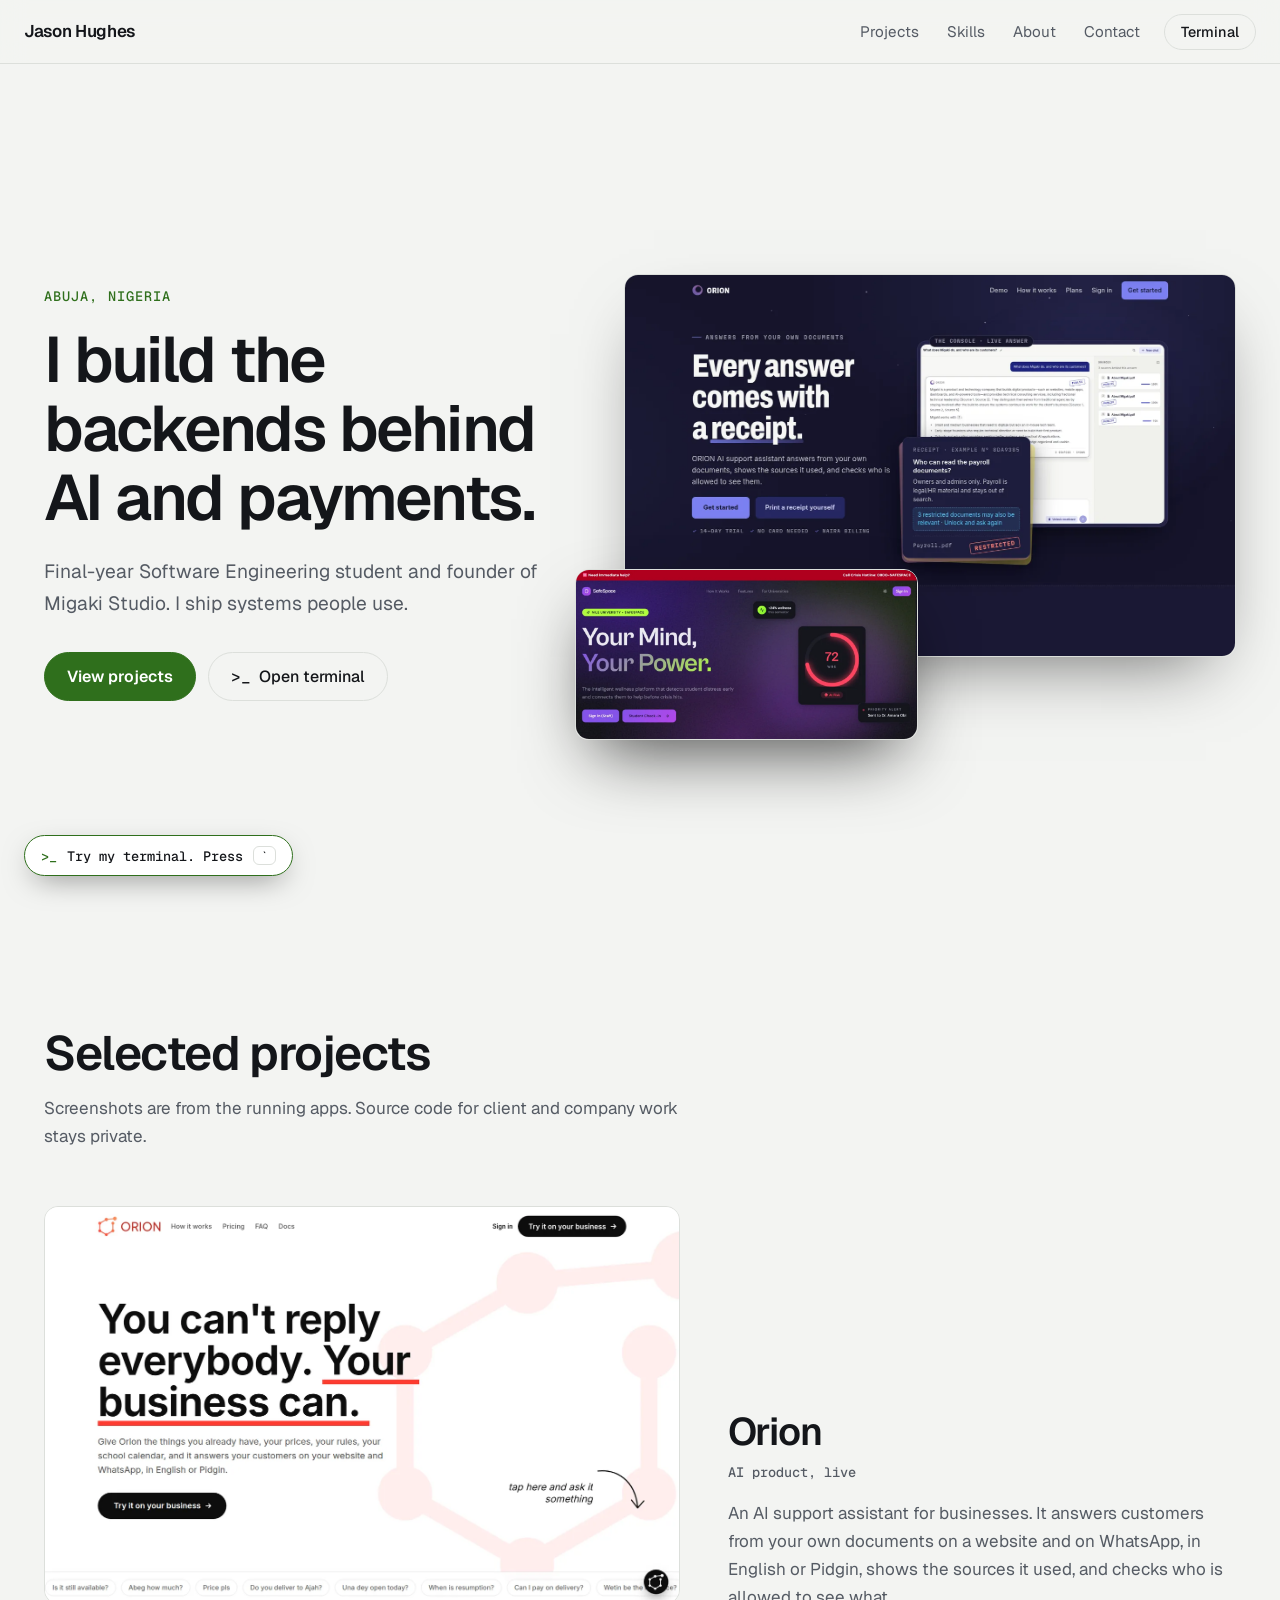
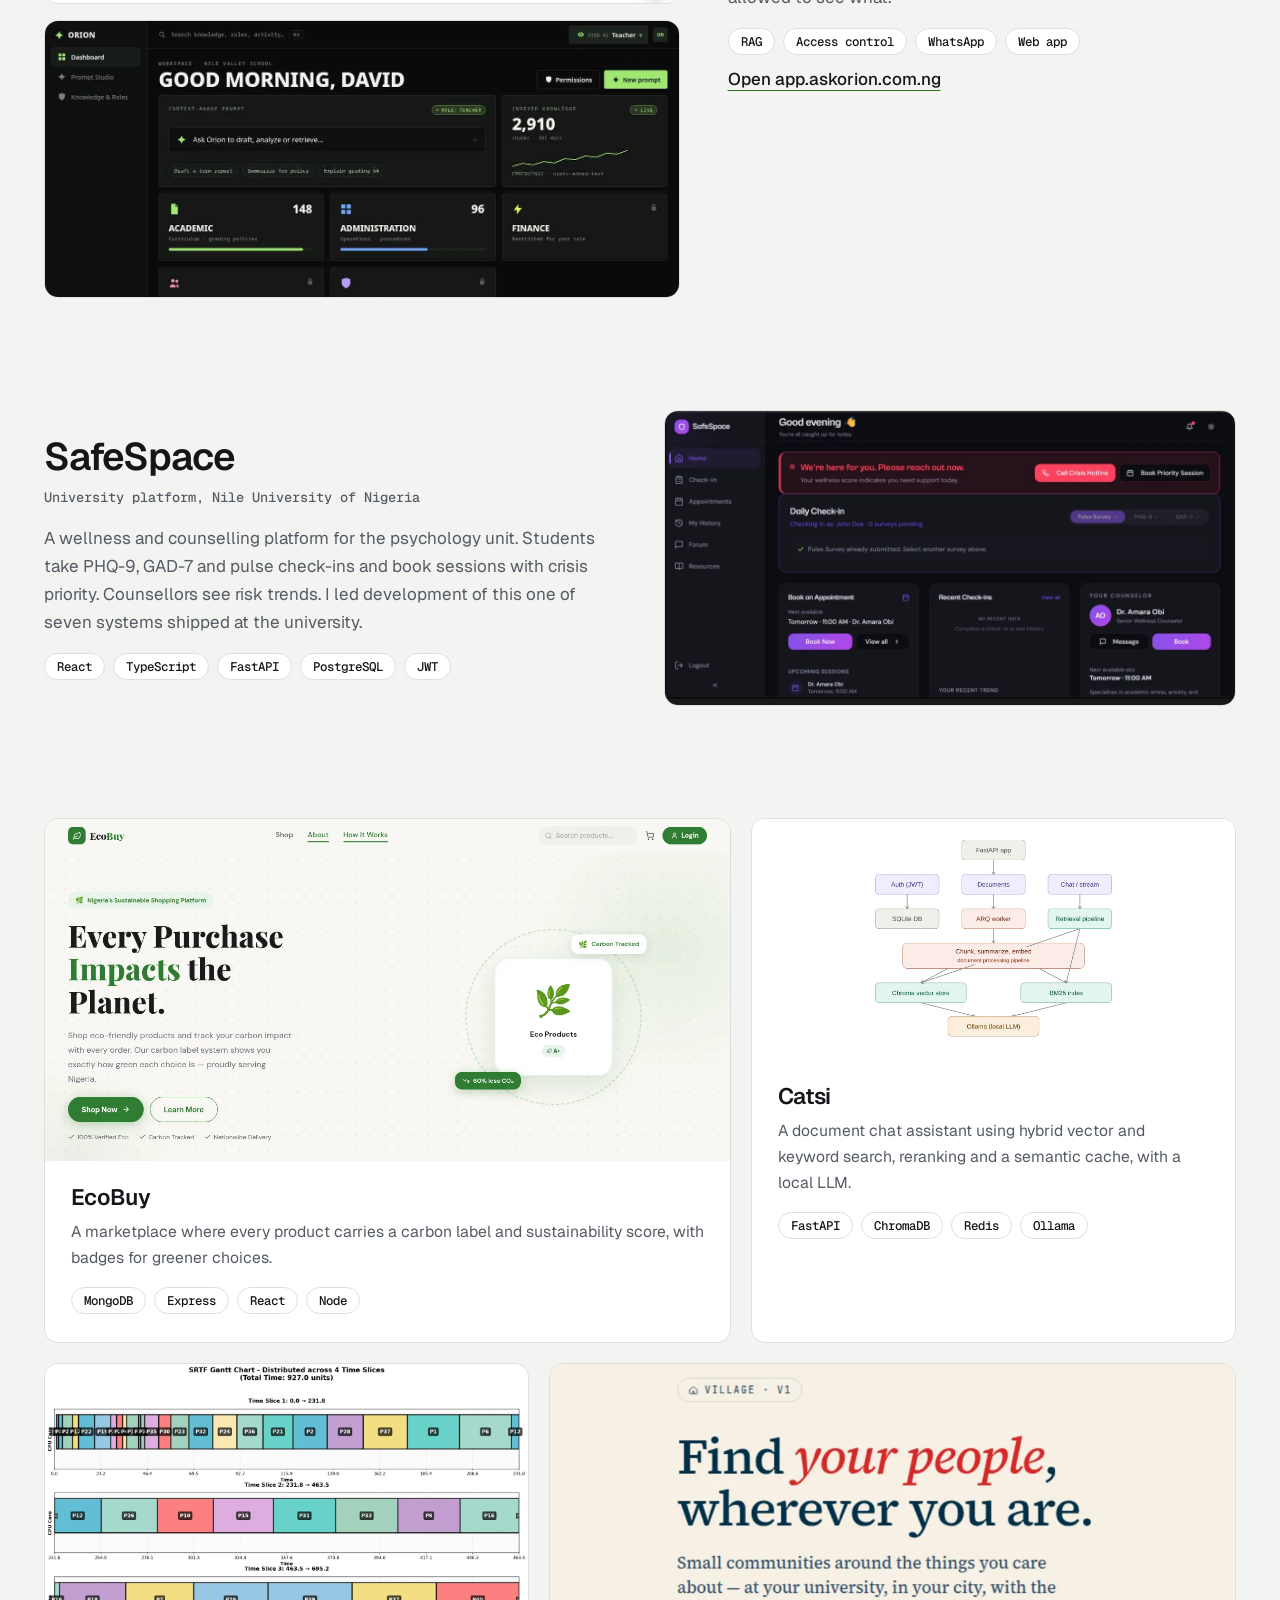
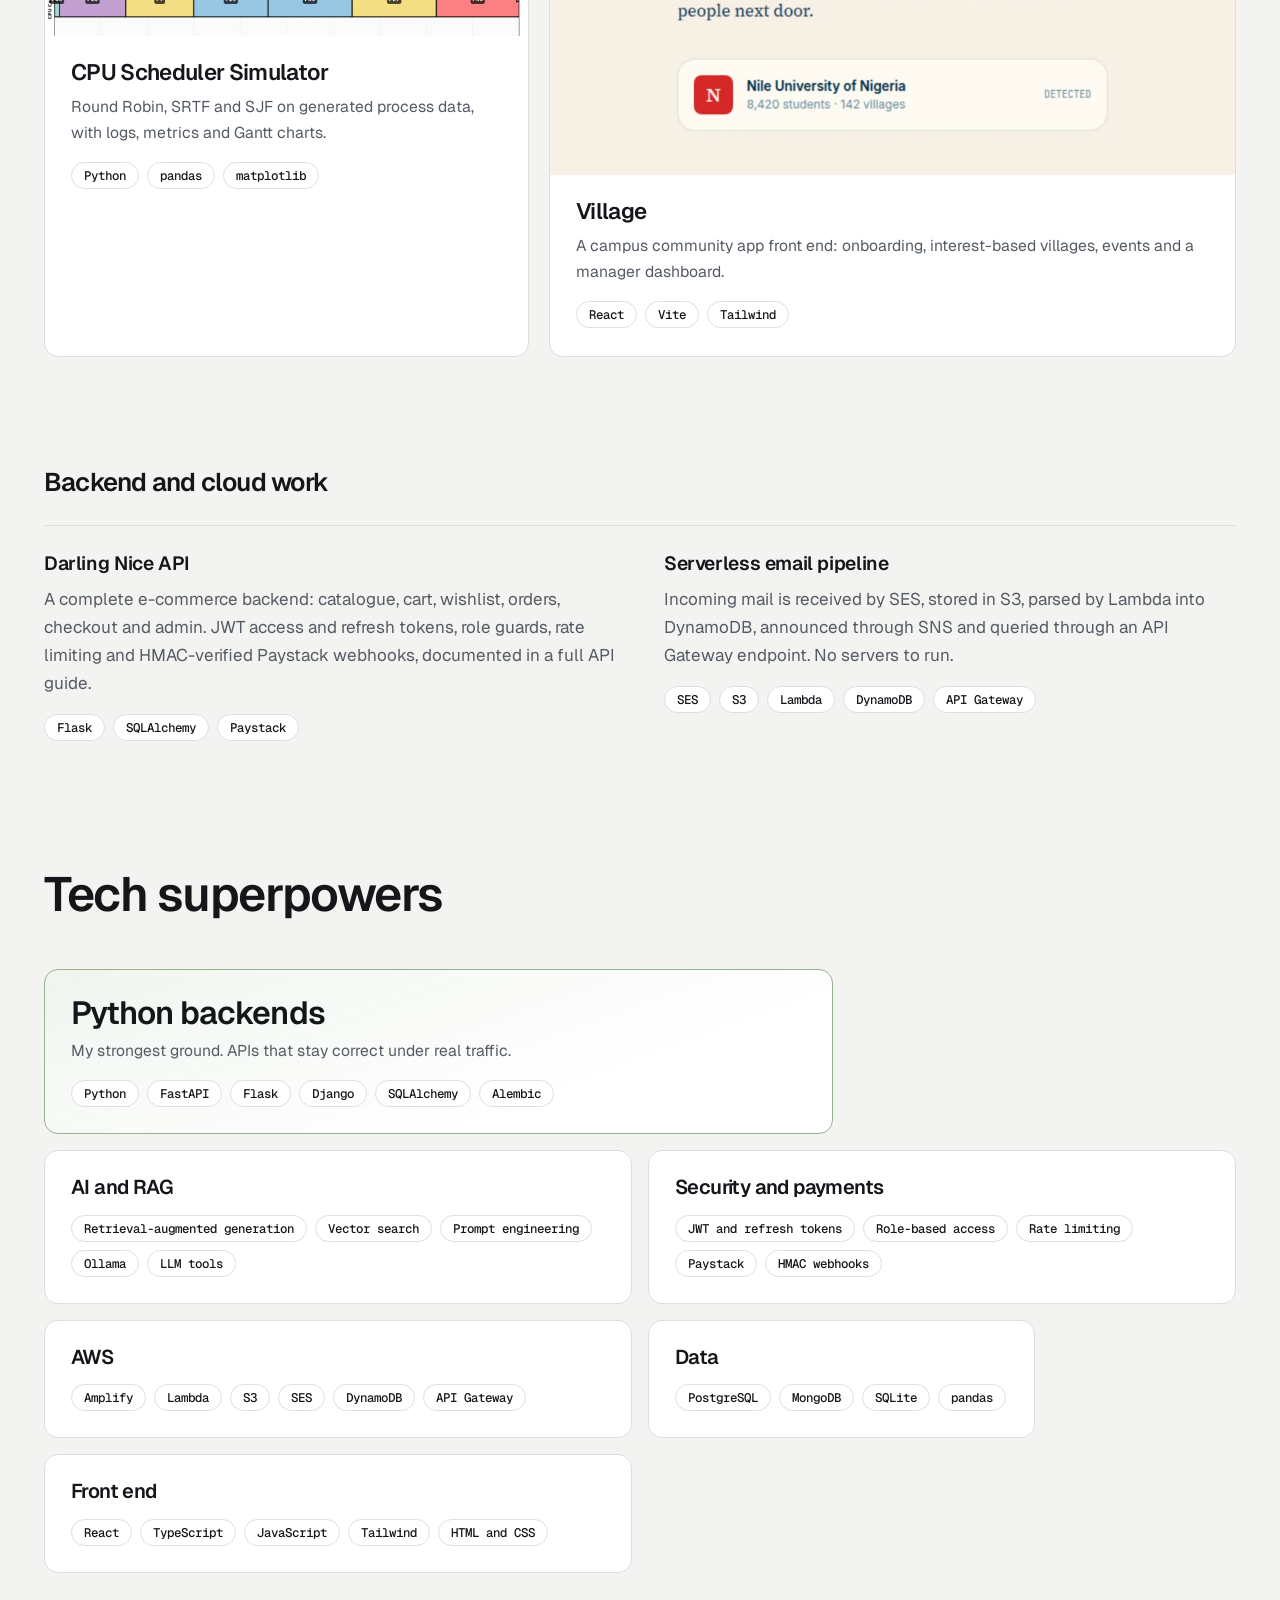
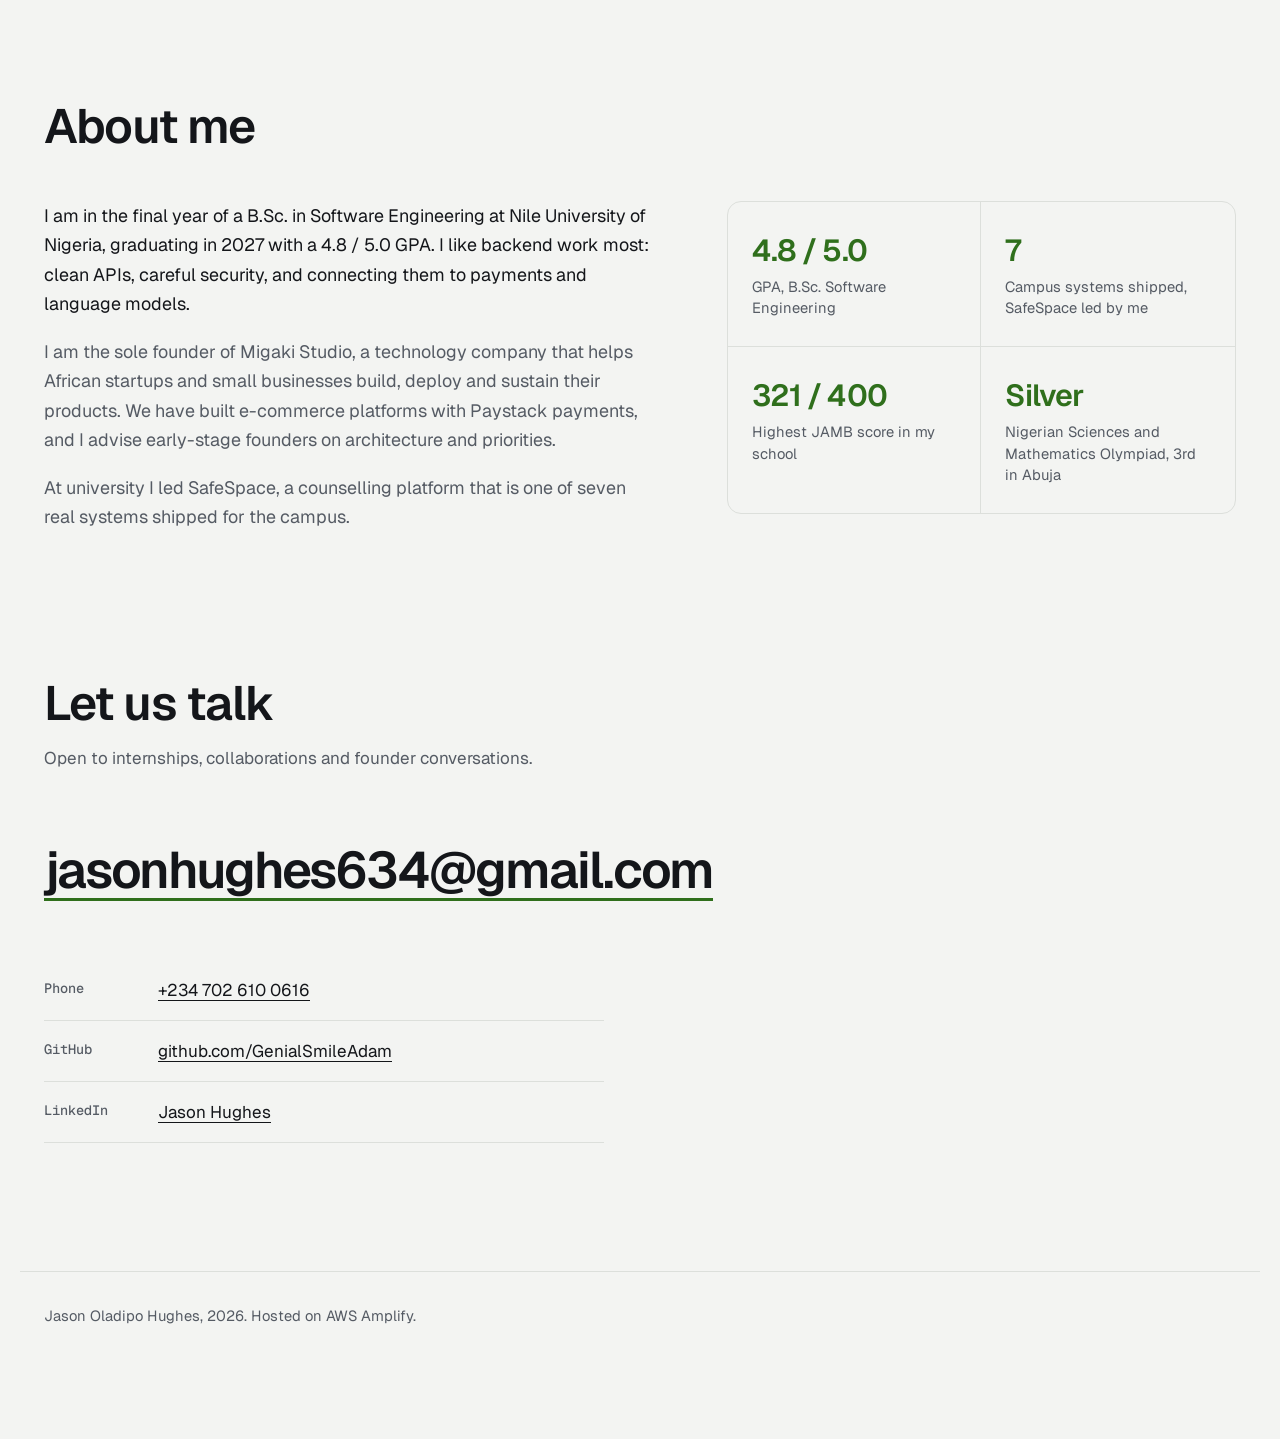
<file: index.html>
<!doctype html>
<html lang="en">
<head>
<meta charset="utf-8">
<meta name="viewport" content="width=device-width, initial-scale=1">
<title>Jason Hughes | Backend Engineer</title>
<meta name="description" content="Jason Oladipo Hughes: backend engineer, final-year Software Engineering student and founder of Migaki Studio in Abuja, Nigeria.">
<meta property="og:title" content="Jason Hughes | Backend Engineer">
<meta property="og:description" content="Backend engineer building AI, payment and campus systems. Founder of Migaki Studio.">
<meta property="og:image" content="img/orion-site.webp">
<link rel="preload" href="fonts/geist.woff2" as="font" type="font/woff2" crossorigin>
<link rel="stylesheet" href="style.css">
</head>
<body>
<a class="skip" href="#projects">Skip to projects</a>

<header class="nav">
  <a class="brand" href="#top" aria-label="Jason Hughes, home">Jason Hughes</a>
  <nav aria-label="Main">
    <a href="#projects">Projects</a>
    <a href="#skills">Skills</a>
    <a href="#about">About</a>
    <a href="#contact">Contact</a>
  </nav>
  <button class="btn btn-sm" id="term-open" aria-haspopup="dialog">Terminal</button>
</header>

<main id="top">
  <section class="hero">
    <div class="hero-copy">
      <p class="eyebrow">Abuja, Nigeria</p>
      <h1>I build the backends behind AI and payments.</h1>
      <p class="lead">Final-year Software Engineering student and founder of Migaki Studio. I ship systems people use.</p>
      <div class="cta">
        <a class="btn btn-primary" href="#projects">View projects</a>
        <button class="btn" id="term-open-2" aria-haspopup="dialog"><span class="mono">&gt;_</span> Open terminal</button>
      </div>
    </div>
    <div class="hero-visual" aria-hidden="false">
      <img class="shot shot-a" src="img/orion-site.webp" width="1400" height="875" alt="The Orion website: an AI support assistant that answers from your own documents with sources attached" fetchpriority="high">
      <img class="shot shot-b" src="img/safespace-landing.webp" width="1086" height="540" alt="SafeSpace landing page showing a wellness risk score">
    </div>
  </section>

  <section id="projects" class="sec">
    <h2 class="sec-title">Selected projects</h2>
    <p class="sec-sub">Screenshots are from the running apps. Source code for client and company work stays private.</p>

    <article class="feature reveal">
      <div class="feature-media">
        <img src="img/orion-app.webp" width="1400" height="875" alt="Orion public website with a chat widget answering customer questions in English and Pidgin" loading="lazy">
        <img src="img/orion-console.webp" width="1400" height="940" alt="Orion admin console showing role-aware knowledge collections" loading="lazy">
      </div>
      <div class="feature-body">
        <h3>Orion</h3>
        <p class="meta">AI product, live</p>
        <p>An AI support assistant for businesses. It answers customers from your own documents on a website and on WhatsApp, in English or Pidgin, shows the sources it used, and checks who is allowed to see what.</p>
        <ul class="chips"><li>RAG</li><li>Access control</li><li>WhatsApp</li><li>Web app</li></ul>
        <a class="link" href="https://app.askorion.com.ng" target="_blank" rel="noopener">Open app.askorion.com.ng</a>
      </div>
    </article>

    <article class="feature flip reveal">
      <div class="feature-media single">
        <img src="img/safespace-student.webp" width="1156" height="596" alt="SafeSpace student dashboard with daily check-in, appointments and counselor details" loading="lazy">
      </div>
      <div class="feature-body">
        <h3>SafeSpace</h3>
        <p class="meta">University platform, Nile University of Nigeria</p>
        <p>A wellness and counselling platform for the psychology unit. Students take PHQ-9, GAD-7 and pulse check-ins and book sessions with crisis priority. Counsellors see risk trends. I led development of this one of seven systems shipped at the university.</p>
        <ul class="chips"><li>React</li><li>TypeScript</li><li>FastAPI</li><li>PostgreSQL</li><li>JWT</li></ul>
      </div>
    </article>

    <div class="bento">
      <article class="tile t-eco reveal">
        <img src="img/ecobuy.webp" width="1440" height="660" alt="EcoBuy home page: Every purchase impacts the planet" loading="lazy">
        <div class="tile-body">
          <h3>EcoBuy</h3>
          <p>A marketplace where every product carries a carbon label and sustainability score, with badges for greener choices.</p>
          <ul class="chips"><li>MongoDB</li><li>Express</li><li>React</li><li>Node</li></ul>
        </div>
      </article>
      <article class="tile t-catsi reveal">
        <img class="contain" src="img/catsi.webp" width="1200" height="847" alt="Catsi architecture: FastAPI, ARQ worker, Chroma vector store, BM25 index and a local Ollama model" loading="lazy">
        <div class="tile-body">
          <h3>Catsi</h3>
          <p>A document chat assistant using hybrid vector and keyword search, reranking and a semantic cache, with a local LLM.</p>
          <ul class="chips"><li>FastAPI</li><li>ChromaDB</li><li>Redis</li><li>Ollama</li></ul>
        </div>
      </article>
      <article class="tile t-sched reveal">
        <img src="img/scheduler.webp" width="1400" height="1081" alt="Gantt chart produced by the SRTF CPU scheduling simulation" loading="lazy">
        <div class="tile-body">
          <h3>CPU Scheduler Simulator</h3>
          <p>Round Robin, SRTF and SJF on generated process data, with logs, metrics and Gantt charts.</p>
          <ul class="chips"><li>Python</li><li>pandas</li><li>matplotlib</li></ul>
        </div>
      </article>
      <article class="tile t-village reveal">
        <img src="img/village.webp" width="1000" height="600" alt="Village onboarding screen: find your people, wherever you are" loading="lazy">
        <div class="tile-body">
          <h3>Village</h3>
          <p>A campus community app front end: onboarding, interest-based villages, events and a manager dashboard.</p>
          <ul class="chips"><li>React</li><li>Vite</li><li>Tailwind</li></ul>
        </div>
      </article>
    </div>

    <div class="also reveal">
      <h3>Backend and cloud work</h3>
      <div class="also-grid">
        <div>
          <h4>Darling Nice API</h4>
          <p>A complete e-commerce backend: catalogue, cart, wishlist, orders, checkout and admin. JWT access and refresh tokens, role guards, rate limiting and HMAC-verified Paystack webhooks, documented in a full API guide.</p>
          <ul class="chips"><li>Flask</li><li>SQLAlchemy</li><li>Paystack</li></ul>
        </div>
        <div>
          <h4>Serverless email pipeline</h4>
          <p>Incoming mail is received by SES, stored in S3, parsed by Lambda into DynamoDB, announced through SNS and queried through an API Gateway endpoint. No servers to run.</p>
          <ul class="chips"><li>SES</li><li>S3</li><li>Lambda</li><li>DynamoDB</li><li>API Gateway</li></ul>
        </div>
      </div>
    </div>
  </section>

  <section id="skills" class="sec">
    <h2 class="sec-title">Tech superpowers</h2>
    <div class="skills">
      <div class="skill s-main">
        <h3>Python backends</h3>
        <p>My strongest ground. APIs that stay correct under real traffic.</p>
        <ul class="chips"><li>Python</li><li>FastAPI</li><li>Flask</li><li>Django</li><li>SQLAlchemy</li><li>Alembic</li></ul>
      </div>
      <div class="skill s-ai">
        <h3>AI and RAG</h3>
        <ul class="chips"><li>Retrieval-augmented generation</li><li>Vector search</li><li>Prompt engineering</li><li>Ollama</li><li>LLM tools</li></ul>
      </div>
      <div class="skill s-sec">
        <h3>Security and payments</h3>
        <ul class="chips"><li>JWT and refresh tokens</li><li>Role-based access</li><li>Rate limiting</li><li>Paystack</li><li>HMAC webhooks</li></ul>
      </div>
      <div class="skill s-cloud">
        <h3>AWS</h3>
        <ul class="chips"><li>Amplify</li><li>Lambda</li><li>S3</li><li>SES</li><li>DynamoDB</li><li>API Gateway</li></ul>
      </div>
      <div class="skill s-data">
        <h3>Data</h3>
        <ul class="chips"><li>PostgreSQL</li><li>MongoDB</li><li>SQLite</li><li>pandas</li></ul>
      </div>
      <div class="skill s-web">
        <h3>Front end</h3>
        <ul class="chips"><li>React</li><li>TypeScript</li><li>JavaScript</li><li>Tailwind</li><li>HTML and CSS</li></ul>
      </div>
    </div>
  </section>

  <section id="about" class="sec about">
    <h2 class="sec-title">About me</h2>
    <div class="about-grid">
      <div class="prose">
        <p>I am in the final year of a B.Sc. in Software Engineering at Nile University of Nigeria, graduating in 2027 with a 4.8 / 5.0 GPA. I like backend work most: clean APIs, careful security, and connecting them to payments and language models.</p>
        <p>I am the sole founder of Migaki Studio, a technology company that helps African startups and small businesses build, deploy and sustain their products. We have built e-commerce platforms with Paystack payments, and I advise early-stage founders on architecture and priorities.</p>
        <p>At university I led SafeSpace, a counselling platform that is one of seven real systems shipped for the campus.</p>
      </div>
      <dl class="stats">
        <div><dt>4.8 / 5.0</dt><dd>GPA, B.Sc. Software Engineering</dd></div>
        <div><dt>7</dt><dd>Campus systems shipped, SafeSpace led by me</dd></div>
        <div><dt>321 / 400</dt><dd>Highest JAMB score in my school</dd></div>
        <div><dt>Silver</dt><dd>Nigerian Sciences and Mathematics Olympiad, 3rd in Abuja</dd></div>
      </dl>
    </div>
  </section>

  <section id="contact" class="sec contact">
    <h2 class="sec-title">Let us talk</h2>
    <p class="sec-sub">Open to internships, collaborations and founder conversations.</p>
    <a class="big-mail" href="mailto:jasonhughes634@gmail.com">jasonhughes634@gmail.com</a>
    <ul class="contact-list">
      <li><span>Phone</span><a href="tel:+2347026100616">+234 702 610 0616</a></li>
      <li><span>GitHub</span><a href="https://github.com/GenialSmileAdam" target="_blank" rel="noopener">github.com/GenialSmileAdam</a></li>
      <li><span>LinkedIn</span><a href="https://www.linkedin.com/in/jason-hughes-955852354" target="_blank" rel="noopener">Jason Hughes</a></li>
    </ul>
  </section>
</main>

<footer class="foot">
  <p>Jason Oladipo Hughes, <span id="yr"></span>. Hosted on AWS Amplify.</p>
</footer>

<button class="hint" id="hint" aria-haspopup="dialog">
  <span class="mono">&gt;_</span> Try my terminal. Press <kbd>`</kbd>
</button>

<div id="term" class="term" role="dialog" aria-label="Interactive terminal" aria-modal="true" hidden>
  <div class="term-bar"><span>jason@portfolio</span><button id="term-close" aria-label="Close terminal">Close</button></div>
  <div id="term-out" class="term-out" tabindex="-1" aria-live="polite"></div>
  <label class="term-in"><span aria-hidden="true">$</span><input id="term-input" autocomplete="off" spellcheck="false" aria-label="Terminal command"></label>
</div>

<script src="data.js"></script>
<script src="app.js"></script>
</body>
</html>
</file>
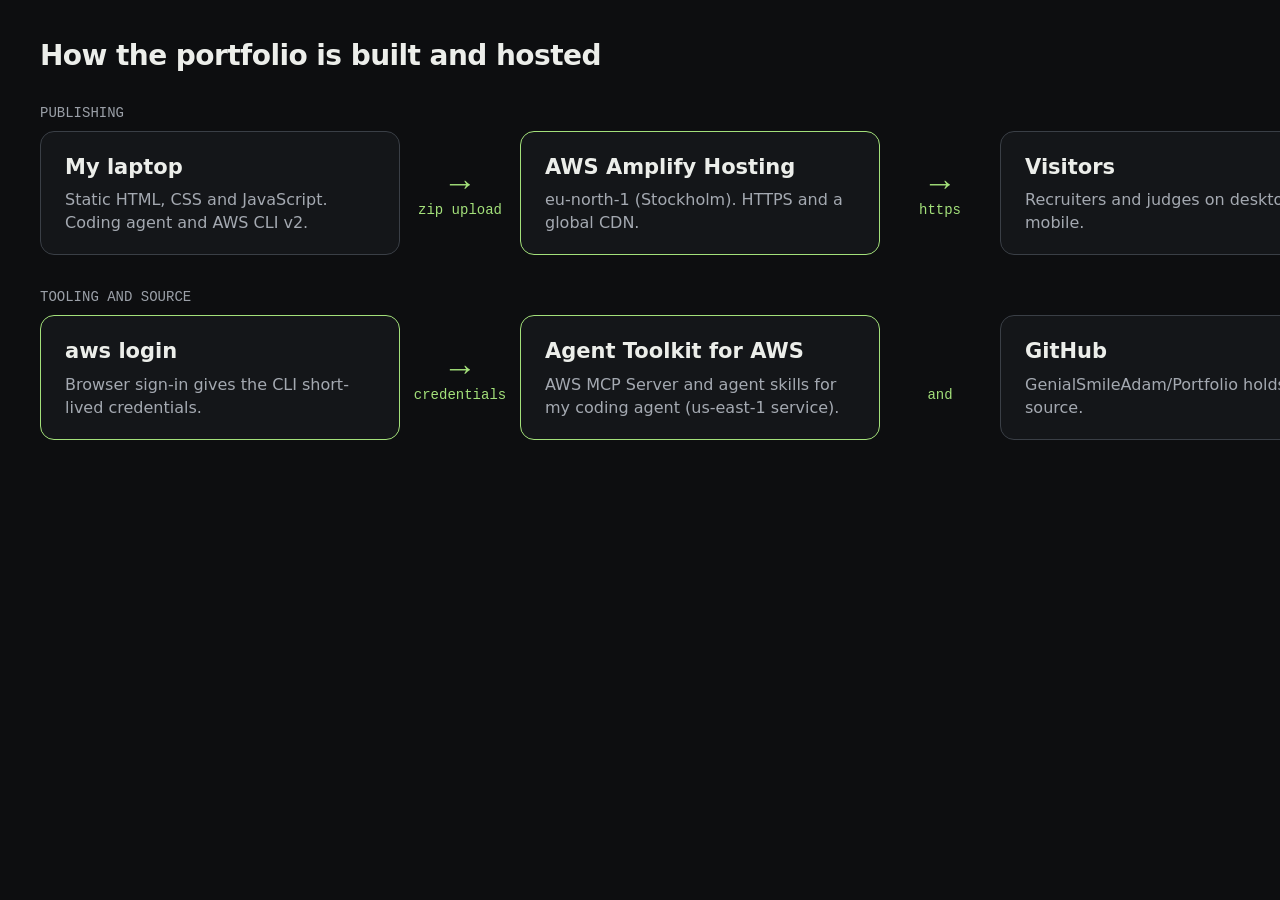
<file: submission/diagram/arch.html>
<!doctype html>
<html lang="en"><head><meta charset="utf-8"><title>Architecture</title>
<style>
body{margin:0;background:#0d0e10;color:#eceeea;font:18px/1.45 system-ui,sans-serif;width:1400px;height:620px;padding:36px 40px;box-sizing:border-box}
h1{margin:0 0 28px;font-size:28px;letter-spacing:-.02em}
.row{display:flex;align-items:stretch;margin-bottom:34px}
.b{flex:1;border:1px solid #3a3f46;border-radius:14px;background:#141619;padding:20px 24px}
.b.aws{border-color:#a3e07a}.b h2{margin:0 0 6px;font-size:21px}.b p{margin:0;color:#a4a9b1;font-size:16px}
.a{width:120px;display:flex;flex-direction:column;align-items:center;justify-content:center;color:#a3e07a;font:500 14px ui-monospace,monospace;text-align:center}
.a span{font-size:34px;line-height:1}
.cap{color:#9ba0a8;font:500 14px ui-monospace,monospace;margin:0 0 10px}
</style></head><body>
<h1>How the portfolio is built and hosted</h1>
<p class="cap">PUBLISHING</p>
<div class="row">
 <div class="b"><h2>My laptop</h2><p>Static HTML, CSS and JavaScript. Coding agent and AWS CLI v2.</p></div>
 <div class="a"><span>&rarr;</span>zip upload</div>
 <div class="b aws"><h2>AWS Amplify Hosting</h2><p>eu-north-1 (Stockholm). HTTPS and a global CDN.</p></div>
 <div class="a"><span>&rarr;</span>https</div>
 <div class="b"><h2>Visitors</h2><p>Recruiters and judges on desktop or mobile.</p></div>
</div>
<p class="cap">TOOLING AND SOURCE</p>
<div class="row">
 <div class="b aws"><h2>aws login</h2><p>Browser sign-in gives the CLI short-lived credentials.</p></div>
 <div class="a"><span>&rarr;</span>credentials</div>
 <div class="b aws"><h2>Agent Toolkit for AWS</h2><p>AWS MCP Server and agent skills for my coding agent (us-east-1 service).</p></div>
 <div class="a"><span>&nbsp;</span>and</div>
 <div class="b"><h2>GitHub</h2><p>GenialSmileAdam/Portfolio holds the source.</p></div>
</div>
</body></html>
</file>
<file: style.css>
@font-face{font-family:"Geist";src:url(fonts/geist.woff2) format("woff2");font-weight:100 900;font-display:swap}
@font-face{font-family:"Geist Mono";src:url(fonts/geist-mono.woff2) format("woff2");font-weight:100 900;font-display:swap}

/* One palette, one accent. Dark by default, light follows the system. */
:root{
  --bg:#0d0e10;--bg2:#141619;--line:#24272c;--text:#eceeea;--mute:#9ba0a8;
  --accent:#a3e07a;--on-accent:#0d1408;--tint:rgba(163,224,122,.08);
  --radius:14px;--sans:"Geist",system-ui,sans-serif;--mono:"Geist Mono",ui-monospace,monospace;
  --z-nav:20;--z-hint:30;--z-term:40;
}
@media (prefers-color-scheme:light){:root:not([data-theme=dark]){
  --bg:#f3f4f2;--bg2:#fff;--line:#dcdfdb;--text:#14161a;--mute:#555b64;
  --accent:#2f6f1c;--on-accent:#fff;--tint:rgba(47,111,28,.07)}}
:root[data-theme=light]{--bg:#f3f4f2;--bg2:#fff;--line:#dcdfdb;--text:#14161a;--mute:#555b64;--accent:#2f6f1c;--on-accent:#fff;--tint:rgba(47,111,28,.07)}

*{box-sizing:border-box}
html{scroll-behavior:smooth;scroll-padding-top:80px}
body{margin:0;background:var(--bg);color:var(--text);font:400 17px/1.65 var(--sans);-webkit-font-smoothing:antialiased}
img{display:block;max-width:100%;height:auto}
a{color:inherit}
h1,h2,h3,h4{font-weight:600;letter-spacing:-.03em;line-height:1.08;margin:0}
p{margin:0 0 1em}
kbd{font:500 .85em var(--mono);background:var(--bg2);border:1px solid var(--line);border-radius:6px;padding:1px 7px}
.mono{font-family:var(--mono)}
.skip{position:absolute;left:-999px}.skip:focus{left:16px;top:12px;background:var(--accent);color:var(--on-accent);padding:8px 14px;border-radius:8px;z-index:99}
:focus-visible{outline:2px solid var(--accent);outline-offset:3px}

/* nav: one line, 64px */
.nav{position:sticky;top:0;z-index:var(--z-nav);display:flex;align-items:center;gap:24px;height:64px;padding:0 max(24px,calc((100vw - 1240px)/2));background:color-mix(in srgb,var(--bg) 86%,transparent);backdrop-filter:blur(12px);border-bottom:1px solid var(--line)}
.brand{font-weight:600;text-decoration:none;letter-spacing:-.02em}
.nav nav{display:flex;gap:28px;margin-left:auto}
.nav nav a{color:var(--mute);text-decoration:none;font-size:.95rem;transition:color .2s}
.nav nav a:hover{color:var(--text)}

.btn{display:inline-flex;align-items:center;gap:8px;white-space:nowrap;font:500 1rem var(--sans);color:var(--text);background:transparent;border:1px solid var(--line);border-radius:999px;padding:13px 22px;text-decoration:none;cursor:pointer;transition:transform .2s cubic-bezier(.16,1,.3,1),border-color .2s,background .2s}
.btn:hover{border-color:var(--mute);transform:translateY(-1px)}
.btn:active{transform:scale(.98)}
.btn-primary{background:var(--accent);color:var(--on-accent);border-color:var(--accent);font-weight:600}
.btn-primary:hover{border-color:var(--accent);filter:brightness(1.06)}
.btn-sm{padding:8px 16px;font-size:.9rem}

main{max-width:1240px;margin:0 auto;padding:0 24px}
.sec{padding:128px 0 0}
.sec-title{font-size:clamp(2rem,4vw,3rem)}
.sec-sub{color:var(--mute);margin:14px 0 56px;max-width:60ch}

/* hero: asymmetric split, fits the first viewport */
.hero{min-height:calc(100dvh - 64px);display:grid;grid-template-columns:1fr 1.15fr;gap:48px;align-items:center;padding:48px 0 24px}
.eyebrow{font:500 .85rem var(--mono);letter-spacing:.08em;text-transform:uppercase;color:var(--accent);margin:0 0 20px}
.hero h1{font-size:clamp(2.4rem,5vw,4.2rem);max-width:12em;margin-bottom:24px}
.lead{color:var(--mute);font-size:1.2rem;max-width:30em;margin-bottom:32px}
.cta{display:flex;gap:12px;flex-wrap:wrap}
.hero-visual{position:relative;min-height:440px}
.shot{border-radius:var(--radius);border:1px solid var(--line);box-shadow:0 30px 70px -30px rgba(0,0,0,.6)}
.shot-a{width:100%}
.shot-b{position:absolute;width:56%;left:-8%;bottom:-6%;box-shadow:0 30px 70px -20px rgba(0,0,0,.7)}

/* projects */
.feature{display:grid;grid-template-columns:1.25fr 1fr;gap:48px;align-items:center;margin-bottom:112px}
.feature.flip{grid-template-columns:1fr 1fr}
.feature.flip .feature-media{order:2}
.feature-media{display:grid;gap:16px}
.feature-media:not(.single){grid-template-columns:1fr 1fr}
.feature-media img{border-radius:var(--radius);border:1px solid var(--line);width:100%;height:100%;object-fit:cover;object-position:top left}
.feature-media:not(.single) img:first-child{grid-column:1/-1;height:auto}
.feature-media:not(.single) img:nth-child(2){grid-column:1/-1;height:auto;aspect-ratio:16/7}
.feature-body h3{font-size:clamp(1.8rem,3vw,2.4rem)}
.meta{font:500 .85rem var(--mono);color:var(--accent);margin:10px 0 18px}
.feature-body p{color:var(--mute)}
.link{display:inline-block;margin-top:10px;font-weight:500;text-decoration:underline;text-underline-offset:5px;text-decoration-color:var(--accent)}
.chips{display:flex;flex-wrap:wrap;gap:8px;list-style:none;margin:16px 0 0;padding:0}
.chips li{font:500 .78rem var(--mono);border:1px solid var(--line);border-radius:999px;padding:4px 12px;color:var(--text);background:var(--bg2)}

.bento{display:grid;grid-template-columns:repeat(12,1fr);gap:20px;margin-bottom:112px}
.tile{background:var(--bg2);border:1px solid var(--line);border-radius:var(--radius);overflow:hidden;display:flex;flex-direction:column;transition:transform .35s cubic-bezier(.16,1,.3,1),border-color .2s}
.tile:hover{transform:translateY(-4px);border-color:var(--mute)}
.tile img{width:100%;aspect-ratio:16/8;object-fit:cover;object-position:top}
.tile img.contain{object-fit:contain;background:#fff;padding:12px}
.tile-body{padding:24px 26px 28px;display:flex;flex-direction:column;flex:1}
.tile h3{font-size:1.4rem;margin-bottom:10px}
.tile p{color:var(--mute);font-size:.98rem;margin-bottom:0}
.t-eco{grid-column:span 7}.t-catsi{grid-column:span 5}
.t-sched{grid-column:span 5}.t-village{grid-column:span 7}
.t-sched img{aspect-ratio:16/9}.t-village img{aspect-ratio:1000/600}

.also h3{font-size:1.6rem;margin-bottom:28px}
.also-grid{display:grid;grid-template-columns:1fr 1fr;gap:48px;padding-top:28px;border-top:1px solid var(--line)}
.also h4{font-size:1.2rem;margin-bottom:10px;letter-spacing:-.02em}
.also p{color:var(--mute)}

/* skills: bento with one accent tile */
.skills{display:grid;grid-template-columns:repeat(6,1fr);gap:16px;margin-top:48px}
.skill{background:var(--bg2);border:1px solid var(--line);border-radius:var(--radius);padding:26px}
.skill h3{font-size:1.25rem;margin-bottom:6px}
.skill p{color:var(--mute);margin:8px 0 0;font-size:.98rem}
.s-main{grid-column:span 4;background:linear-gradient(160deg,var(--tint),transparent 70%),var(--bg2);border-color:color-mix(in srgb,var(--accent) 40%,var(--line))}
.s-main h3{font-size:2rem}
.s-data{grid-column:span 2}.s-ai,.s-sec,.s-cloud,.s-web{grid-column:span 3}

/* about */
.about-grid{display:grid;grid-template-columns:1.2fr 1fr;gap:72px;margin-top:48px;align-items:start}
.prose p{color:var(--mute);font-size:1.12rem;max-width:36em}
.prose p:first-child{color:var(--text)}
.stats{margin:0;display:grid;grid-template-columns:1fr 1fr;gap:0;border:1px solid var(--line);border-radius:var(--radius);overflow:hidden}
.stats div{padding:28px 24px;border-right:1px solid var(--line);border-bottom:1px solid var(--line)}
.stats div:nth-child(2n){border-right:0}.stats div:nth-child(n+3){border-bottom:0}
.stats dt{font:600 1.9rem var(--sans);letter-spacing:-.03em;color:var(--accent)}
.stats dd{margin:6px 0 0;color:var(--mute);font-size:.92rem;line-height:1.45}

/* contact */
.big-mail{display:inline-block;font-size:clamp(1.5rem,4.4vw,3.2rem);font-weight:600;letter-spacing:-.035em;text-decoration:underline;text-decoration-color:var(--accent);text-underline-offset:10px;text-decoration-thickness:3px;word-break:break-word}
.contact-list{list-style:none;padding:0;margin:48px 0 0;display:grid;gap:0;max-width:560px}
.contact-list li{display:flex;gap:24px;padding:16px 0;border-bottom:1px solid var(--line)}
.contact-list span{width:90px;color:var(--mute);font:500 .85rem var(--mono);padding-top:3px}
.contact-list a{text-underline-offset:4px}
.foot{max-width:1240px;margin:128px auto 0;padding:32px 24px 96px;border-top:1px solid var(--line);color:var(--mute);font-size:.92rem}

/* creative feature: floating hint + terminal */
.hint{position:fixed;left:24px;bottom:24px;z-index:var(--z-hint);display:flex;gap:10px;align-items:center;font:500 .85rem var(--mono);color:var(--text);background:var(--bg2);border:1px solid var(--accent);border-radius:999px;padding:10px 16px;cursor:pointer;box-shadow:0 10px 30px -10px rgba(0,0,0,.5);transition:transform .2s cubic-bezier(.16,1,.3,1)}
.hint:hover{transform:translateY(-2px)}.hint:active{transform:scale(.98)}
.hint .mono{color:var(--accent)}
.hint.pulse{animation:nudge 2.4s cubic-bezier(.16,1,.3,1) 1.2s 2}
@keyframes nudge{0%,100%{transform:none}40%{transform:translateY(-8px)}}
.term{position:fixed;right:24px;bottom:24px;width:min(680px,calc(100vw - 32px));height:min(480px,72dvh);display:flex;flex-direction:column;z-index:var(--z-term);background:#08090a;color:#d8e8d0;border:1px solid var(--accent);border-radius:var(--radius);box-shadow:0 30px 80px -20px rgba(0,0,0,.8);font:14px/1.55 var(--mono)}
.term[hidden]{display:none}
.term-bar{display:flex;justify-content:space-between;align-items:center;padding:10px 16px;border-bottom:1px solid #20251d;color:#8fa386}
.term-bar button{background:none;border:0;color:inherit;font:inherit;cursor:pointer;text-decoration:underline;text-underline-offset:3px}
.term-out{flex:1;overflow:auto;padding:14px 16px;white-space:pre-wrap;word-break:break-word}
.term-out a{color:#b9ec9a}.term-out .c{color:#a3e07a}.term-out .d{color:#7f9376}
.term-in{display:flex;gap:10px;padding:12px 16px;border-top:1px solid #20251d}
.term-in span{color:#a3e07a}
.term-in input{flex:1;background:none;border:0;outline:0;color:inherit;font:inherit}

/* scroll reveal: only when JS marks the page, so no-JS shows everything */
.js .reveal{opacity:0;transform:translateY(28px);transition:opacity .8s cubic-bezier(.16,1,.3,1),transform .8s cubic-bezier(.16,1,.3,1)}
.js .reveal.in{opacity:1;transform:none}

@media (max-width:900px){
  .nav nav{display:none}.nav{padding:0 16px}.btn-sm{margin-left:auto}
  main{padding:0 16px}.sec{padding-top:88px}
  .hero{grid-template-columns:1fr;min-height:0;padding-top:40px}
  .hero-visual{min-height:0;margin-bottom:40px}.shot-b{position:relative;width:70%;left:0;bottom:0;margin:-60px 0 0 auto}
  .feature,.feature.flip{grid-template-columns:1fr;gap:28px;margin-bottom:80px}.feature.flip .feature-media{order:0}
  .bento{grid-template-columns:1fr;margin-bottom:80px}.tile{grid-column:auto!important}
  .also-grid{grid-template-columns:1fr;gap:36px}
  .skills{grid-template-columns:1fr}.skill{grid-column:auto!important;grid-row:auto!important}
  .about-grid{grid-template-columns:1fr;gap:40px}
  .hint{left:12px;bottom:12px}.term{right:8px;bottom:8px}
}
@media (prefers-reduced-motion:reduce){
  html{scroll-behavior:auto}.hint.pulse{animation:none}
  .js .reveal{opacity:1;transform:none;transition:none}.tile,.btn,.hint{transition:none}
}
</file>
